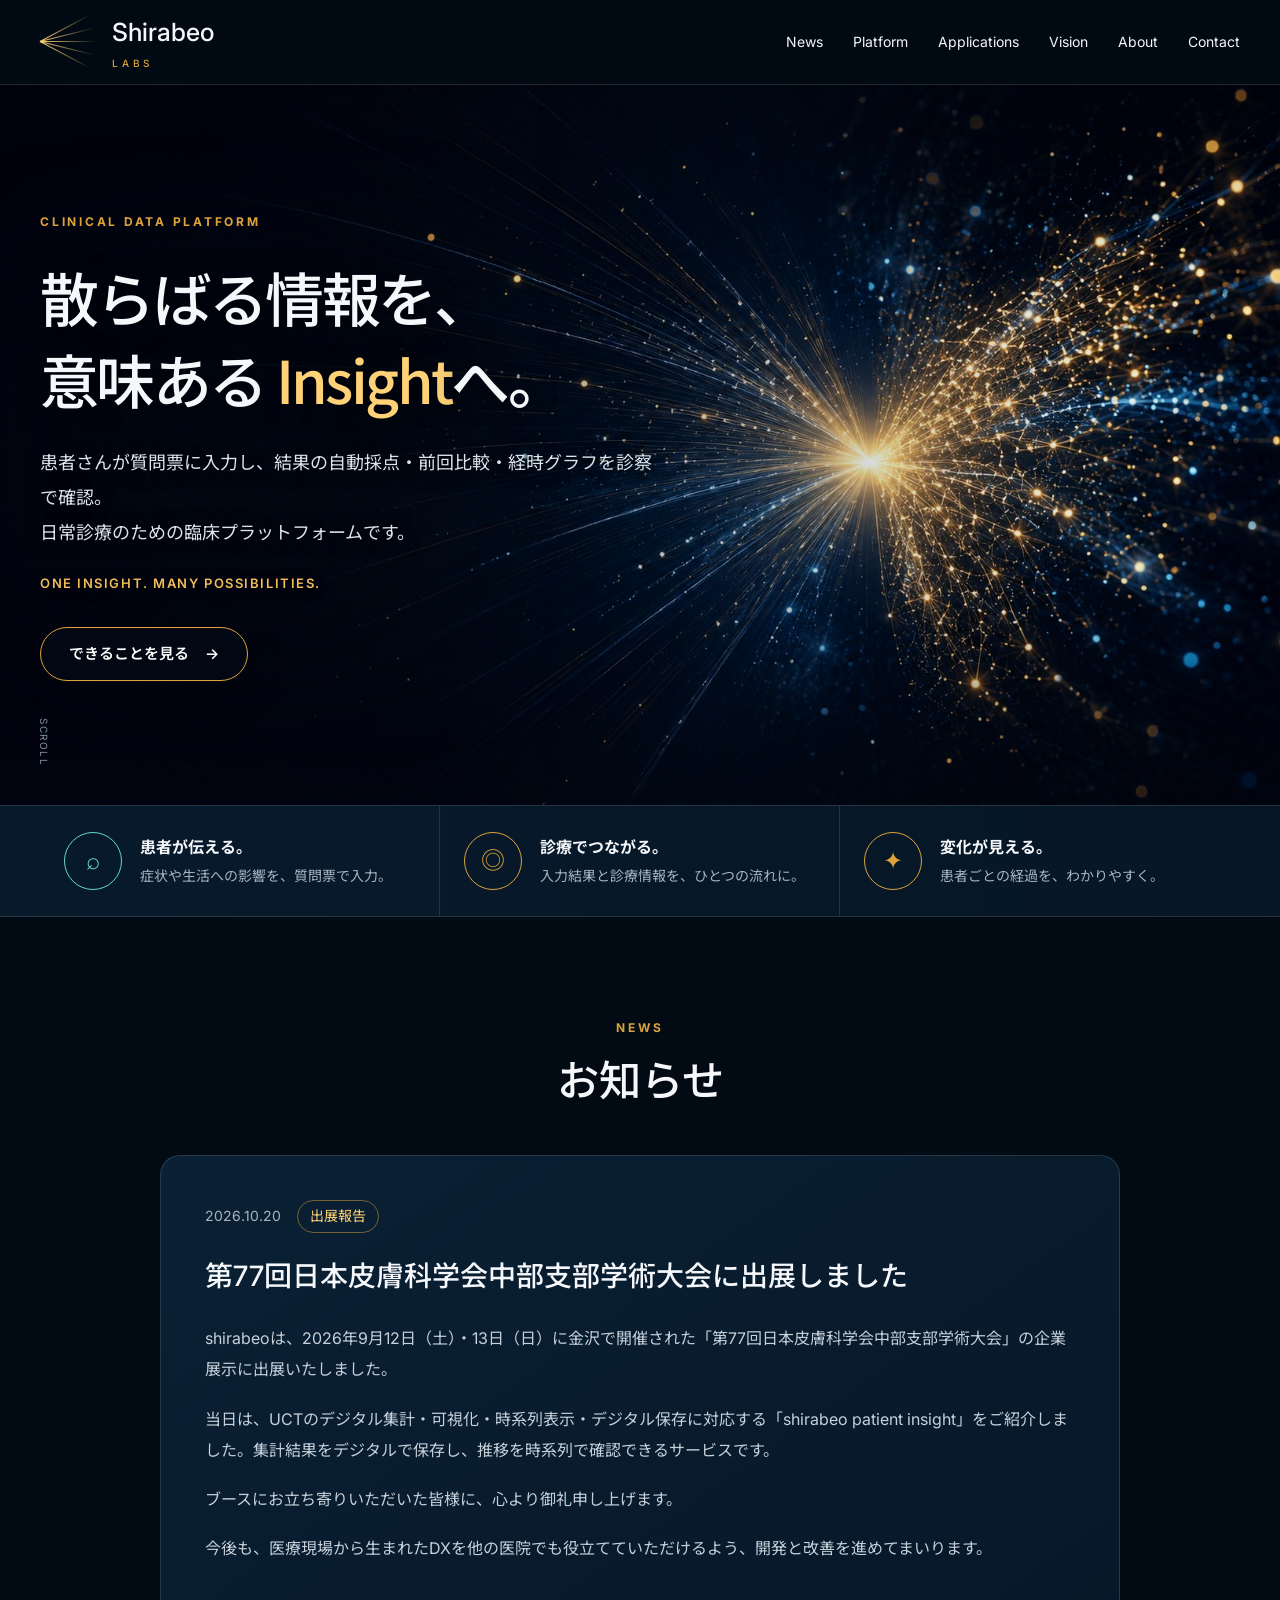
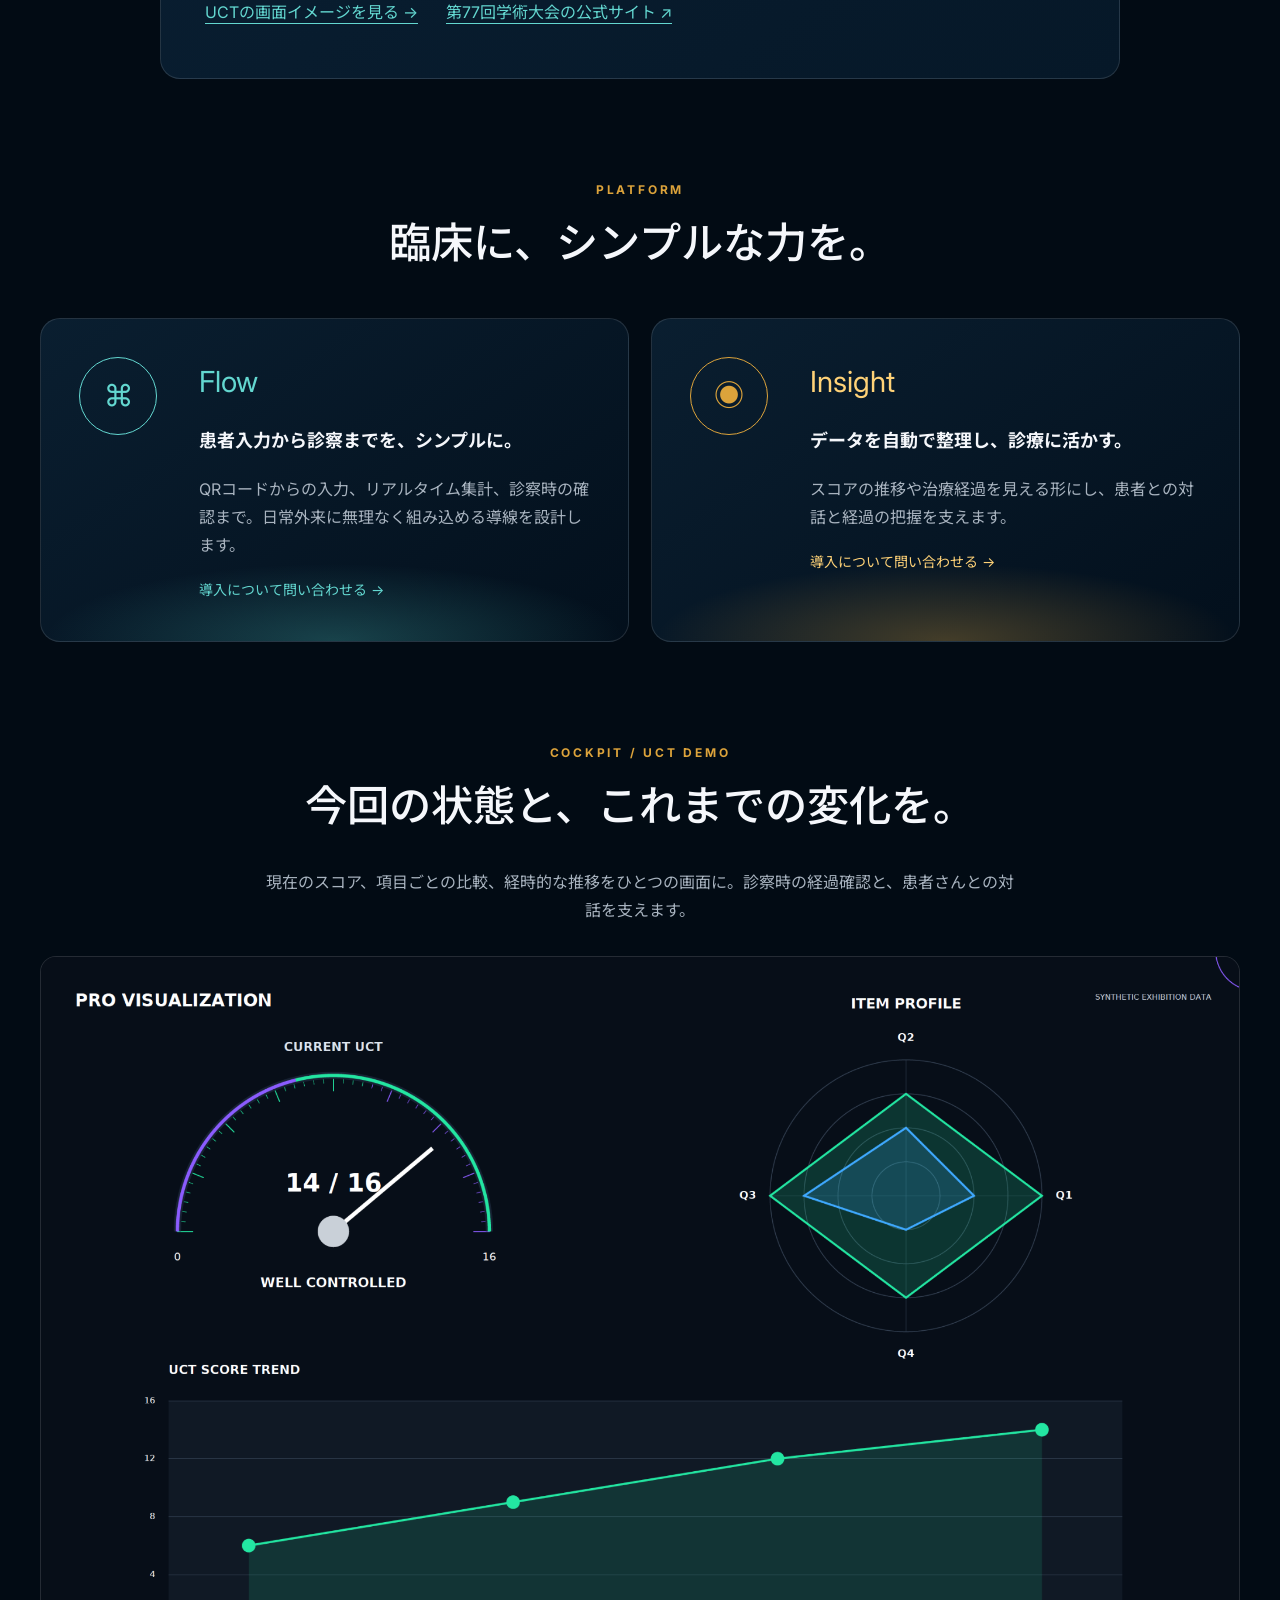
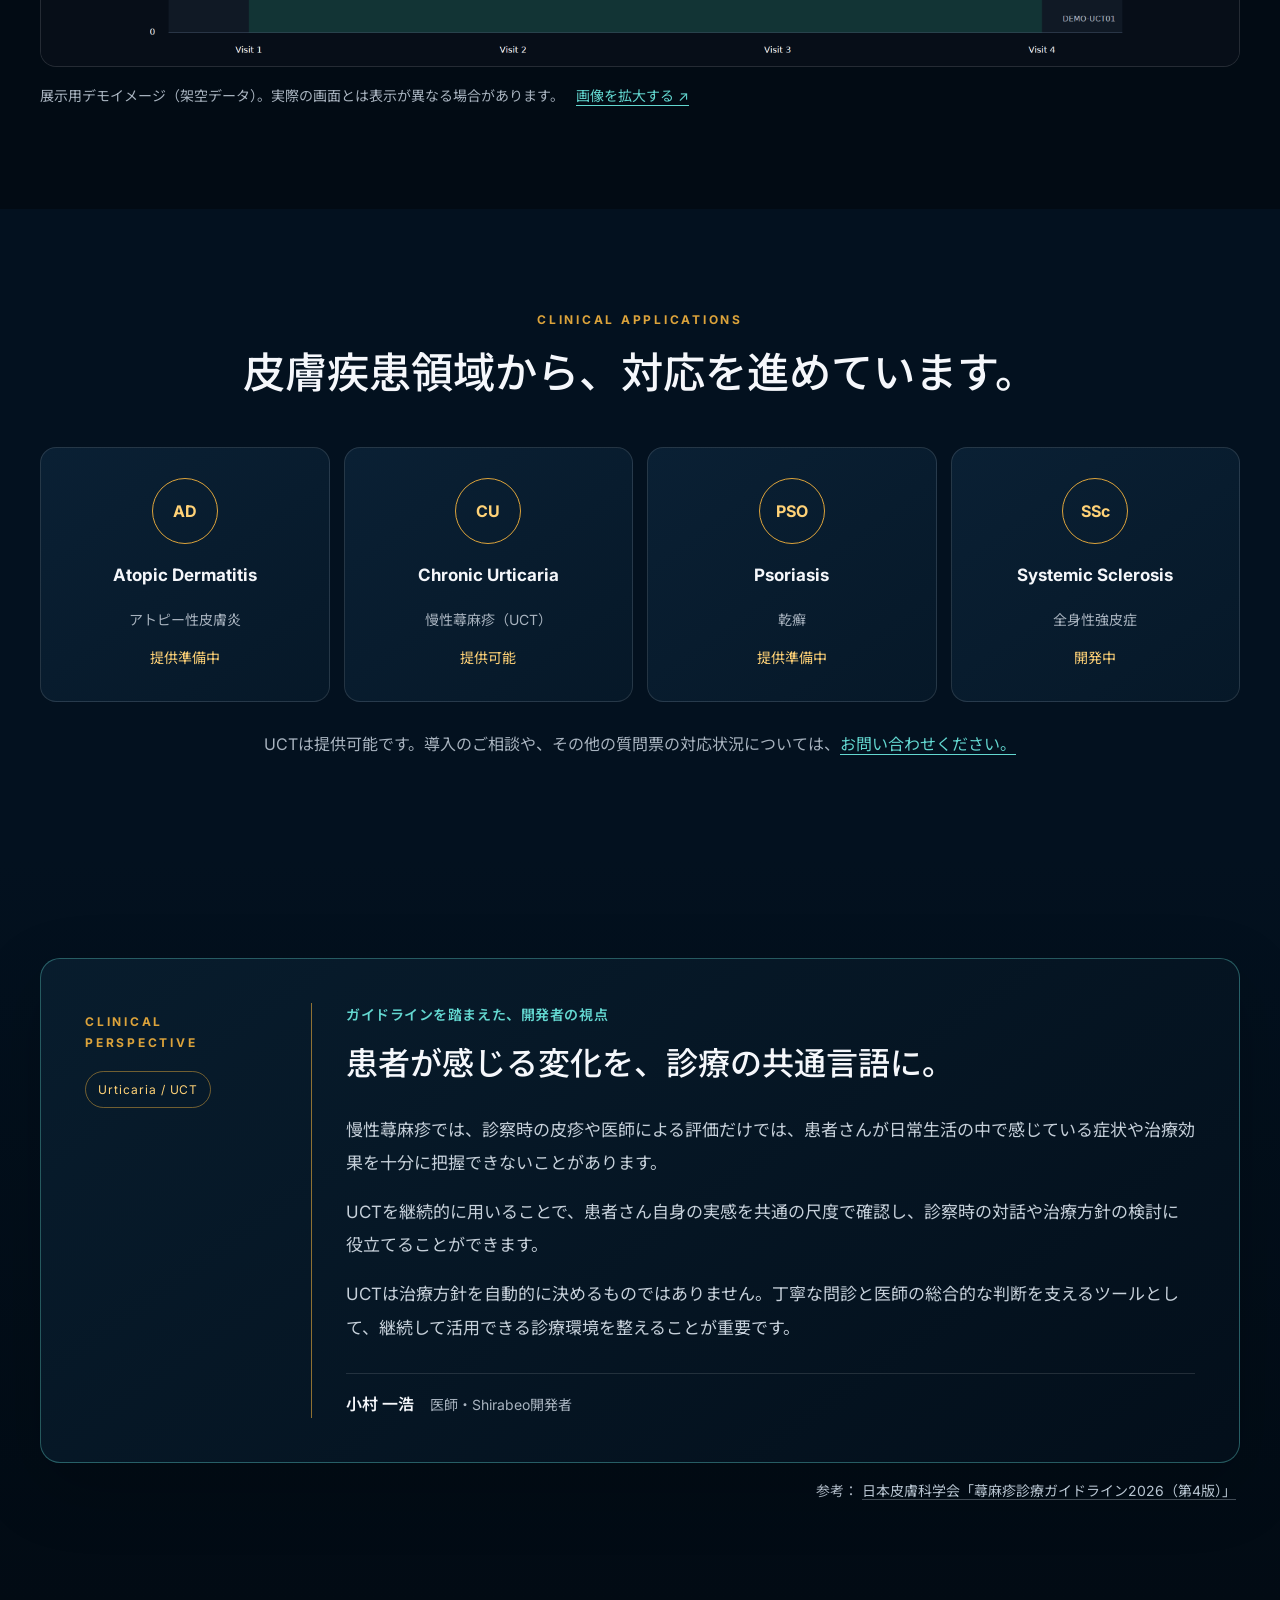
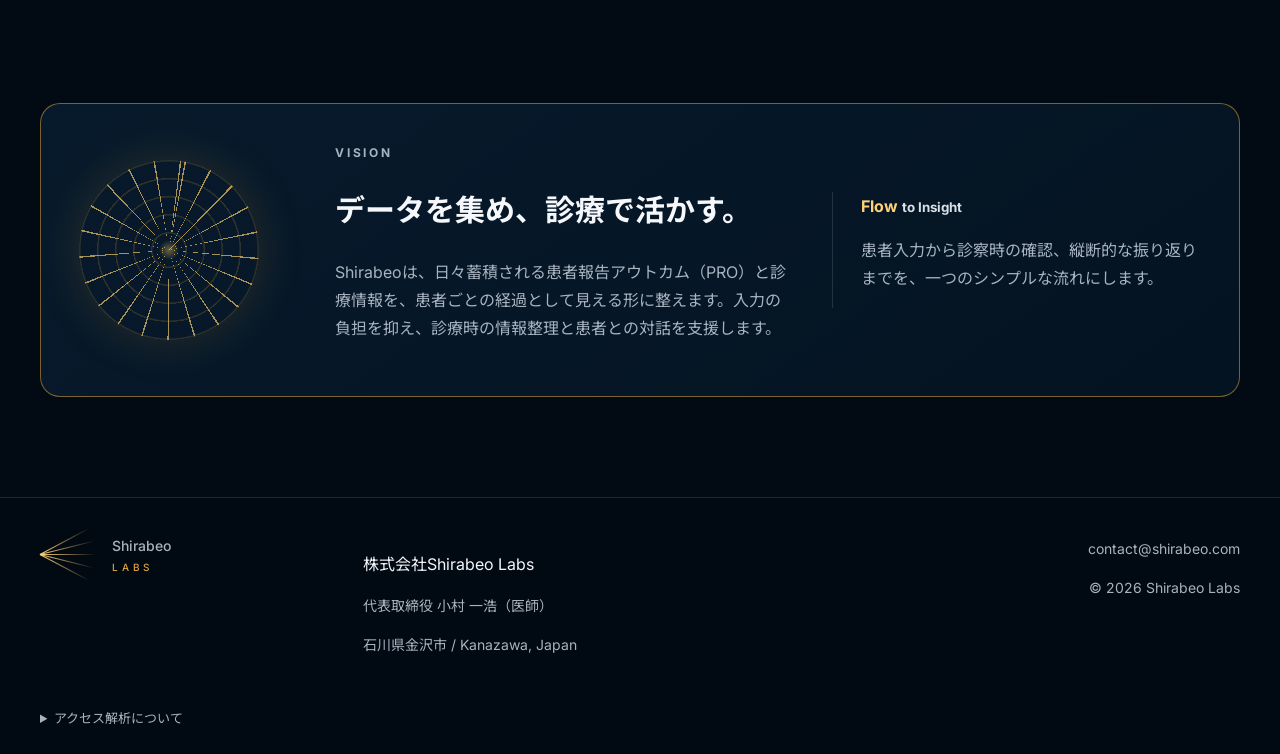
<file: index.html>
<!DOCTYPE html>
<html lang="ja">
  <head>
    <meta charset="utf-8">
    <meta name="viewport" content="width=device-width,initial-scale=1">
    <meta
      name="description"
      content="Shirabeoは、患者さんの質問票入力から自動採点・前回比較・経時グラフまでをつなぎ、日常診療を支援する臨床プラットフォームです。"
    >
    <meta name="theme-color" content="#020d18">
    <title>Shirabeo Labs | One Insight. Many Possibilities.</title>
    <link rel="preconnect" href="https://fonts.googleapis.com">
    <link rel="preconnect" href="https://fonts.gstatic.com" crossorigin>
    <link
      href="https://fonts.googleapis.com/css2?family=Inter:wght@400;500;600;700&family=Noto+Sans+JP:wght@400;500;600;700&display=swap"
      rel="stylesheet"
    >
    <link rel="stylesheet" href="styles.css">
    <link rel="stylesheet" href="hero-artwork.css">
    <link rel="stylesheet" href="refinements.css">
    <!-- Google Analytics: public homepage only. -->
    <script>
      (() => {
        const isPublicHomepage =
          ['shirabeo.com', 'www.shirabeo.com'].includes(window.location.hostname) &&
          ['/', '/index.html'].includes(window.location.pathname);
        if (!isPublicHomepage) return;

        window.dataLayer = window.dataLayer || [];
        function gtag() { window.dataLayer.push(arguments); }
        window.gtag = gtag;

        // Keep query strings, fragments and referring page paths out of Analytics.
        let referrer = '';
        try {
          const url = new URL(document.referrer);
          if (url.protocol === 'https:' || url.protocol === 'http:') {
            referrer = url.origin + '/';
          }
        } catch (_) {}

        gtag('consent', 'default', {
          ad_storage: 'denied',
          ad_user_data: 'denied',
          ad_personalization: 'denied'
        });
        gtag('js', new Date());
        gtag('config', 'G-807XCX98MG', {
          page_location: 'https://shirabeo.com/',
          page_referrer: referrer,
          allow_google_signals: false,
          allow_ad_personalization_signals: false,
          cookie_flags: 'SameSite=Lax;Secure'
        });

        const tag = document.createElement('script');
        tag.async = true;
        tag.src = 'https://www.googletagmanager.com/gtag/js?id=G-807XCX98MG';
        document.head.appendChild(tag);
      })();
    </script>
  </head>
  <body>
    <header>
      <div class="container nav">
        <a class="logo" href="#top"
          ><span class="ray-logo"><i></i><i></i><i></i><i></i><i></i></span
          ><span>Shirabeo<small>Labs</small></span></a
        ><button type="button" class="menu-button" aria-expanded="false" aria-controls="menu">
          Menu
        </button>
        <nav id="menu" aria-label="メインナビゲーション">
          <a href="#news">News</a><a href="#platform">Platform</a
          ><a href="#applications">Applications</a><a href="#vision">Vision</a
          ><a href="#about">About</a
          ><a href="mailto:contact@shirabeo.com">Contact</a>
        </nav>
      </div>
    </header>
    <main id="top">
      <section class="hero">
        <div class="container hero-inner">
          <div class="hero-copy">
            <p class="kicker">Clinical data platform</p>
            <h1><span class="heading-phrase">散らばる情報を、</span><br><span class="heading-phrase">意味ある</span> <span class="heading-phrase"><em>Insight</em>へ。</span></h1>
            <p class="lead">
              患者さんが質問票に入力し、結果の自動採点・前回比較・経時グラフを診察で確認。<br>日常診療のための臨床プラットフォームです。
            </p>
            <p class="brand-line">One Insight. Many Possibilities.</p>
            <a class="button outline-gold" href="#platform"
              >できることを見る <span aria-hidden="true">→</span></a
            >
          </div>
          <div class="scroll-note">SCROLL</div>
        </div>
      </section>
      <section class="principle-strip">
        <div class="container principle-grid">
          <article>
            <div class="round-icon cyan">⌕</div>
            <div>
              <strong>患者が伝える。</strong>
              <p>症状や生活への影響を、質問票で入力。</p>
            </div>
          </article>
          <article>
            <div class="round-icon gold">◎</div>
            <div>
              <strong>診療でつながる。</strong>
              <p>入力結果と診療情報を、ひとつの流れに。</p>
            </div>
          </article>
          <article>
            <div class="round-icon gold">✦</div>
            <div>
              <strong>変化が見える。</strong>
              <p>患者ごとの経過を、わかりやすく。</p>
            </div>
          </article>
        </div>
      </section>
      <section id="news" class="section news" aria-labelledby="news-title">
        <div class="container">
          <div class="section-title center">
            <p>News</p>
            <h2 id="news-title">お知らせ</h2>
          </div>
          <article class="news-card" aria-labelledby="news-cjda77-title">
            <div class="news-meta">
              <time datetime="2026-10-20">2026.10.20</time>
              <span>出展報告</span>
            </div>
            <h3 id="news-cjda77-title">第77回日本皮膚科学会中部支部学術大会に出展しました</h3>
            <p>shirabeoは、2026年9月12日（土）・13日（日）に金沢で開催された「第77回日本皮膚科学会中部支部学術大会」の企業展示に出展いたしました。</p>
            <p>当日は、UCTのデジタル集計・可視化・時系列表示・デジタル保存に対応する「shirabeo patient insight」をご紹介しました。集計結果をデジタルで保存し、推移を時系列で確認できるサービスです。</p>
            <p>ブースにお立ち寄りいただいた皆様に、心より御礼申し上げます。</p>
            <p>今後も、医療現場から生まれたDXを他の医院でも役立てていただけるよう、開発と改善を進めてまいります。</p>
            <div class="news-links">
              <a class="news-link" href="#product-preview">UCTの画面イメージを見る <span aria-hidden="true">→</span></a>
              <a class="news-link" href="https://cjda77.jda-conv.jp/" target="_blank" rel="noopener noreferrer">第77回学術大会の公式サイト <span aria-hidden="true">↗</span><span class="visually-hidden">（新しいタブで開きます）</span></a>
            </div>
          </article>
        </div>
      </section>
      <section id="platform" class="section">
        <div class="container">
          <div class="section-title center">
            <p>Platform</p>
            <h2>臨床に、シンプルな力を。</h2>
          </div>
          <div class="feature-grid">
            <article class="flow-card">
              <div class="icon">⌘</div>
              <div>
                <p class="label">Flow</p>
                <h3>患者入力から診察までを、シンプルに。</h3>
                <p>
                  QRコードからの入力、リアルタイム集計、診察時の確認まで。日常外来に無理なく組み込める導線を設計します。
                </p>
                <a href="mailto:contact@shirabeo.com">導入について問い合わせる →</a>
              </div>
            </article>
            <article class="insight-card">
              <div class="icon gold-icon">◉</div>
              <div>
                <p class="label">Insight</p>
                <h3>データを自動で整理し、診療に活かす。</h3>
                <p>
                  スコアの推移や治療経過を見える形にし、患者との対話と経過の把握を支えます。
                </p>
                <a href="mailto:contact@shirabeo.com">導入について問い合わせる →</a>
              </div>
            </article>
          </div>
        </div>
      </section>
      <section id="product-preview" class="section product-preview" aria-labelledby="product-preview-title">
        <div class="container">
          <div class="section-title center">
            <p>Cockpit / UCT Demo</p>
            <h2 id="product-preview-title"><span class="heading-phrase">今回の状態と、</span><span class="heading-phrase">これまでの変化を。</span></h2>
          </div>
          <p class="preview-description">現在のスコア、項目ごとの比較、経時的な推移をひとつの画面に。診察時の経過確認と、患者さんとの対話を支えます。</p>
          <figure class="cockpit-preview">
            <a href="assets/cockpit-uct-exhibition-demo.png" target="_blank" rel="noopener noreferrer" aria-label="UCTの展示用デモ画像を拡大して見る（新しいタブ）">
              <img src="assets/cockpit-uct-exhibition-demo.png" width="2048" height="1212" loading="lazy" decoding="async" alt="UCTの展示用デモイメージ。現在値14点／16点、項目別の比較と4回のスコア推移を表示した架空データ。">
            </a>
            <figcaption>展示用デモイメージ（架空データ）。実際の画面とは表示が異なる場合があります。<a href="assets/cockpit-uct-exhibition-demo.png" target="_blank" rel="noopener noreferrer">画像を拡大する ↗</a></figcaption>
          </figure>
        </div>
      </section>
      <section id="applications" class="section applications">
        <div class="container">
          <div class="section-title center">
            <p>Clinical Applications</p>
            <h2><span class="heading-phrase">皮膚疾患領域から、</span><span class="heading-phrase">対応を進めています。</span></h2>
          </div>
          <div class="application-grid">
            <article>
              <span>AD</span>
              <h3>Atopic Dermatitis</h3>
              <p>アトピー性皮膚炎</p>
              <p class="availability">提供準備中</p>
            </article>
            <article>
              <span>CU</span>
              <h3>Chronic Urticaria</h3>
              <p>慢性蕁麻疹（UCT）</p>
              <p class="availability">提供可能</p>
            </article>
            <article>
              <span>PSO</span>
              <h3>Psoriasis</h3>
              <p>乾癬</p>
              <p class="availability">提供準備中</p>
            </article>
            <article>
              <span>SSc</span>
              <h3>Systemic Sclerosis</h3>
              <p>全身性強皮症</p>
              <p class="availability">開発中</p>
            </article>
          </div>
          <p class="availability-note">UCTは提供可能です。導入のご相談や、その他の質問票の対応状況については、<a href="mailto:contact@shirabeo.com">お問い合わせください。</a></p>
        </div>
      </section>
      <section class="section clinical-perspective" aria-labelledby="clinical-perspective-title">
        <div class="container">
          <div class="perspective-panel">
            <div class="perspective-meta">
              <p class="eyebrow">Clinical Perspective</p>
              <span>Urticaria / UCT</span>
            </div>
            <div class="perspective-commentary">
              <p class="guideline-note">
                ガイドラインを踏まえた、開発者の視点
              </p>
              <h2 id="clinical-perspective-title">
                <span class="heading-phrase">患者が感じる変化を、</span><span class="heading-phrase">診療の共通言語に。</span>
              </h2>
              <p>
                慢性蕁麻疹では、診察時の皮疹や医師による評価だけでは、患者さんが日常生活の中で感じている症状や治療効果を十分に把握できないことがあります。
              </p>
              <p>
                UCTを継続的に用いることで、患者さん自身の実感を共通の尺度で確認し、診察時の対話や治療方針の検討に役立てることができます。
              </p>
              <p>
                UCTは治療方針を自動的に決めるものではありません。丁寧な問診と医師の総合的な判断を支えるツールとして、継続して活用できる診療環境を整えることが重要です。
              </p>
              <p class="perspective-author">小村 一浩 <span>医師・Shirabeo開発者</span></p>
            </div>
          </div>
          <p class="guideline-reference">
            参考：
            <a href="https://www.dermatol.or.jp/medical/guideline/4742/" target="_blank" rel="noopener noreferrer">
              日本皮膚科学会「蕁麻疹診療ガイドライン2026（第4版）」
            </a>
          </p>
        </div>
      </section>
      <section id="vision" class="section">
        <div class="container vision-panel">
          <div class="vision-orb" aria-hidden="true"></div>
          <div>
            <p class="eyebrow">Vision</p>
            <h2><span class="heading-phrase">データを集め、</span><span class="heading-phrase">診療で活かす。</span></h2>
            <p>
              Shirabeoは、日々蓄積される患者報告アウトカム（PRO）と診療情報を、患者ごとの経過として見える形に整えます。入力の負担を抑え、診療時の情報整理と患者との対話を支援します。
            </p>
          </div>
          <aside>
            <strong>Flow <small>to Insight</small></strong>
            <p>
              患者入力から診察時の確認、縦断的な振り返りまでを、一つのシンプルな流れにします。
            </p>
          </aside>
        </div>
      </section>
    </main>
    <footer id="about">
      <div class="container footer">
        <div>
          <a class="logo" href="#top"
            ><span class="ray-logo"><i></i><i></i><i></i><i></i><i></i></span
            ><span>Shirabeo<small>Labs</small></span></a
          >
        </div>
        <div>
          <p class="company-name">株式会社Shirabeo Labs</p>
          <p>代表取締役 小村 一浩（医師）</p>
          <p>石川県金沢市 / Kanazawa, Japan</p>
        </div>
        <div>
          <a href="mailto:contact@shirabeo.com">contact@shirabeo.com</a>
          <p>© <span id="year"></span> Shirabeo Labs</p>
        </div>
      </div>
      <details class="container" style="padding-bottom: 24px; color: var(--muted); font-size: 13px; line-height: 1.8;">
        <summary style="cursor: pointer;">アクセス解析について</summary>
        <p>当サイトでは、閲覧状況の把握とサイト改善のためGoogle Analyticsを使用しています。Cookie等を用いて、閲覧情報や端末・ブラウザー情報をGoogleへ送信します。広告向けのGoogleシグナルと広告パーソナライズは無効にしています。</p>
        <p><a href="https://policies.google.com/technologies/partner-sites?hl=ja" target="_blank" rel="noopener noreferrer">Googleによるデータの利用</a> ／ <a href="https://tools.google.com/dlpage/gaoptout?hl=ja" target="_blank" rel="noopener noreferrer">Google Analyticsの無効化</a></p>
      </details>
    </footer>
    <script src="script.js"></script>
  </body>
</html>
</file>
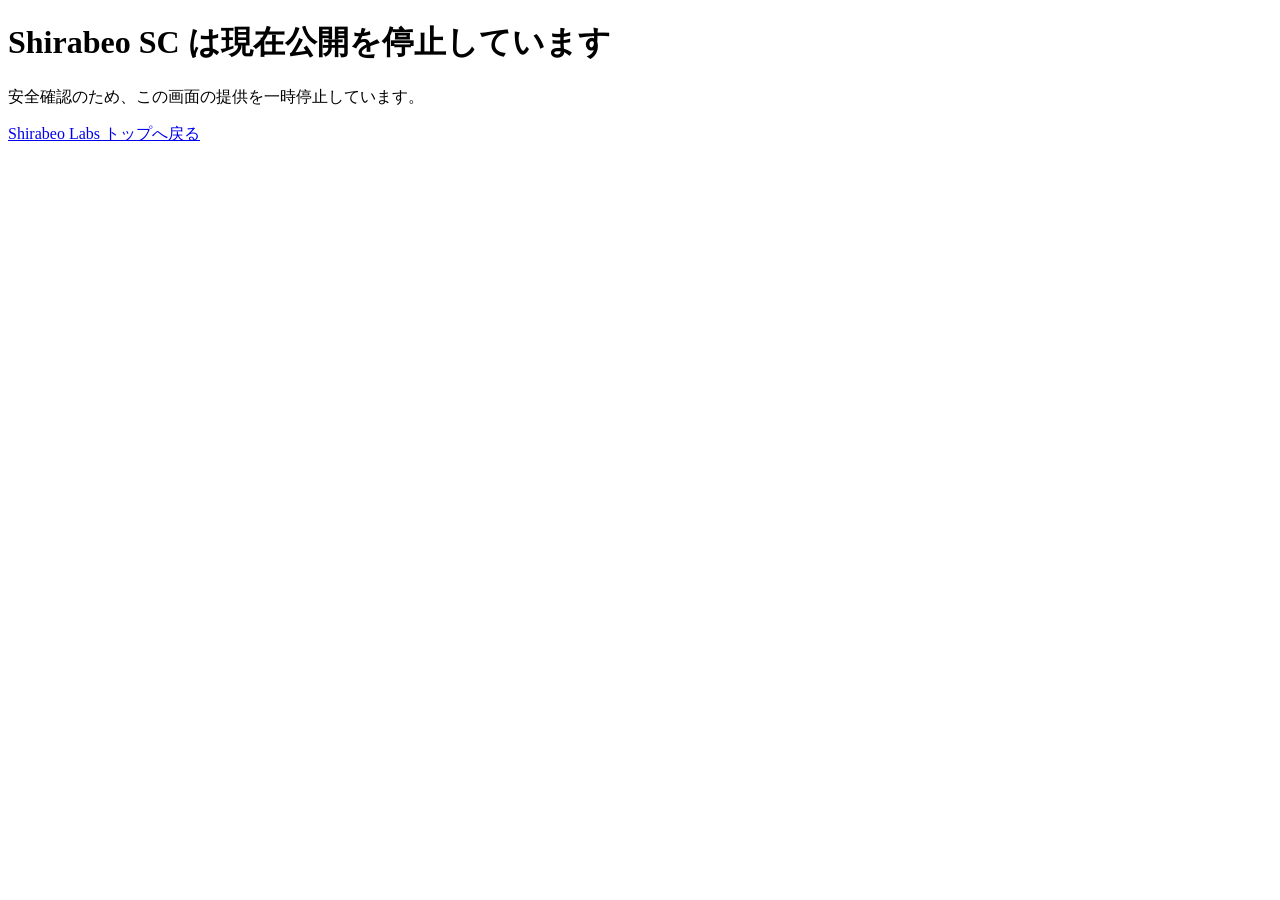
<file: SC/index.html>
<!DOCTYPE html>
<html lang="ja">
  <head>
    <meta charset="utf-8">
    <meta name="robots" content="noindex, nofollow">
    <meta name="viewport" content="width=device-width, initial-scale=1">
    <title>Shirabeo SC 公開停止中</title>
  </head>
  <body>
    <main>
      <h1>Shirabeo SC は現在公開を停止しています</h1>
      <p>安全確認のため、この画面の提供を一時停止しています。</p>
      <p><a href="/">Shirabeo Labs トップへ戻る</a></p>
    </main>
  </body>
</html>
</file>
<file: styles.css>
:root{--navy:#020b14;--navy2:#061827;--panel:#091c2d;--gold:#dca33b;--gold2:#ffd277;--cyan:#63d7d0;--text:#f5f7fb;--muted:#a8b3bf;--line:rgba(255,255,255,.12)}*{box-sizing:border-box}html{scroll-behavior:smooth}body{margin:0;background:var(--navy);color:var(--text);font-family:Inter,"Noto Sans JP",system-ui,sans-serif;line-height:1.75}a{color:inherit;text-decoration:none}.container{width:min(1200px,calc(100% - 44px));margin:auto}header{position:sticky;top:0;z-index:20;background:rgba(2,11,20,.76);backdrop-filter:blur(20px);border-bottom:1px solid var(--line)}.nav{min-height:84px;display:flex;align-items:center;justify-content:space-between}.logo{display:flex;align-items:center;gap:14px;font-size:25px;font-weight:500}.logo small{display:block;color:var(--gold);font-size:10px;letter-spacing:.38em;text-transform:uppercase}.ray-logo{position:relative;width:58px;height:38px}.ray-logo i{position:absolute;left:0;top:18px;width:56px;height:1px;background:linear-gradient(90deg,var(--gold2),transparent);transform-origin:left}.ray-logo i:nth-child(1){transform:rotate(28deg)}.ray-logo i:nth-child(2){transform:rotate(14deg)}.ray-logo i:nth-child(3){transform:rotate(0)}.ray-logo i:nth-child(4){transform:rotate(-14deg)}.ray-logo i:nth-child(5){transform:rotate(-28deg)}nav{display:flex;gap:30px;align-items:center;font-size:14px}.menu-button{display:none}.hero{position:relative;min-height:700px;overflow:hidden;background:radial-gradient(circle at 86% 47%,rgba(255,210,115,.24),transparent 11%),radial-gradient(circle at 70% 42%,rgba(35,90,150,.16),transparent 32%),linear-gradient(135deg,#020910,#031422 64%,#020b14)}.hero:before{content:"";position:absolute;inset:0;background-image:radial-gradient(circle,rgba(255,218,145,.9) 0 1px,transparent 2px),radial-gradient(circle,rgba(113,177,255,.78) 0 1px,transparent 2px),radial-gradient(circle,rgba(255,255,255,.55) 0 1px,transparent 2px);background-size:46px 52px,71px 64px,93px 83px;background-position:67% 20%,80% 35%,73% 58%;mask-image:linear-gradient(90deg,transparent 42%,#000 65%);opacity:.62}.hero:after{content:"";position:absolute;inset:0;background:linear-gradient(90deg,rgba(2,9,16,.99) 0%,rgba(2,9,16,.88) 39%,rgba(2,9,16,.28) 66%,rgba(2,9,16,.06) 100%)}.hero-inner{position:relative;z-index:3;min-height:700px;display:flex;align-items:center}.hero-copy{max-width:680px;padding:90px 0}.kicker,.eyebrow,.section-title p{margin:0;color:var(--gold);font-size:12px;font-weight:700;letter-spacing:.23em;text-transform:uppercase}.hero h1{margin:24px 0 24px;font-size:clamp(52px,6.2vw,82px);line-height:1.28;font-weight:500;letter-spacing:-.048em}.hero h1 em{color:var(--gold2);font-style:normal}.lead{max-width:620px;color:#d6dee7;font-size:19px}.button{display:inline-flex;align-items:center;justify-content:center;gap:16px;min-height:54px;padding:0 28px;border-radius:999px;font-weight:600;font-size:15px;margin-top:32px}.outline-gold{border:1px solid var(--gold);color:#fff;background:rgba(3,17,30,.22)}.stream{position:absolute;right:-2%;top:-3%;width:70%;height:108%;z-index:2;filter:drop-shadow(0 0 6px rgba(255,195,70,.25))}.stream b{position:absolute;right:10%;top:47%;width:18px;height:18px;border-radius:50%;background:#fff9db;box-shadow:0 0 16px #fff,0 0 46px #f0b84c,0 0 130px #e3a42f}.stream span{position:absolute;right:11%;top:48%;width:97%;height:1px;background:linear-gradient(90deg,transparent 0%,rgba(67,126,195,.24) 25%,rgba(255,255,255,.55) 68%,rgba(255,190,55,.98) 100%);transform-origin:right;box-shadow:0 0 8px rgba(255,202,85,.32)}.stream span:after{content:"";position:absolute;right:14%;top:-2px;width:5px;height:5px;border-radius:50%;background:#ffd878;box-shadow:-120px 15px 0 #fff,-260px -9px 0 #5f9fe3,-410px 23px 0 #f5b94d,-520px -17px 0 #fff}.stream span:nth-child(1){transform:rotate(34deg)}.stream span:nth-child(2){transform:rotate(26deg)}.stream span:nth-child(3){transform:rotate(18deg)}.stream span:nth-child(4){transform:rotate(10deg)}.stream span:nth-child(5){transform:rotate(2deg)}.stream span:nth-child(6){transform:rotate(-7deg)}.stream span:nth-child(7){transform:rotate(-16deg)}.stream span:nth-child(8){transform:rotate(-25deg)}.stream span:nth-child(9){transform:rotate(-34deg)}.scroll-note{position:absolute;left:-6px;bottom:38px;writing-mode:vertical-rl;font-size:10px;letter-spacing:.16em;color:#8090a0}.principle-strip{background:linear-gradient(90deg,#071a2c,#061625);border-top:1px solid var(--line);border-bottom:1px solid var(--line)}.principle-grid{display:grid;grid-template-columns:repeat(3,1fr)}.principle-grid article{display:flex;align-items:center;gap:18px;padding:26px 24px;border-right:1px solid var(--line)}.principle-grid article:last-child{border-right:0}.principle-grid strong{font-size:16px}.principle-grid p{margin:3px 0 0;color:var(--muted);font-size:12px}.round-icon{width:58px;height:58px;display:grid;place-items:center;border:1px solid currentColor;border-radius:50%;font-size:24px}.round-icon.cyan{color:var(--cyan)}.round-icon.gold{color:var(--gold)}.section{padding:100px 0}.section-title{max-width:780px;margin:0 auto 42px}.section-title.center{text-align:center}.section-title h2{margin:10px 0 0;font-size:clamp(34px,4.2vw,52px);font-weight:500}.feature-grid{display:grid;grid-template-columns:1fr 1fr;gap:22px}.feature-grid article{position:relative;display:grid;grid-template-columns:92px 1fr;gap:28px;min-height:285px;padding:38px;border:1px solid var(--line);border-radius:20px;overflow:hidden;background:linear-gradient(145deg,rgba(10,31,49,.98),rgba(3,16,29,.96))}.feature-grid article:after{content:"";position:absolute;left:0;right:0;bottom:0;height:78px;background:radial-gradient(ellipse at center bottom,rgba(85,216,206,.24),transparent 70%)}.feature-grid .insight-card:after{background:radial-gradient(ellipse at center bottom,rgba(230,168,59,.28),transparent 70%)}.icon{width:78px;height:78px;border:1px solid var(--cyan);border-radius:50%;display:grid;place-items:center;color:var(--cyan);font-size:30px}.gold-icon{border-color:var(--gold);color:var(--gold)}.label{margin:0;color:var(--cyan);font-size:29px}.insight-card .label{color:var(--gold2)}.feature-grid h3{font-size:18px}.feature-grid p{color:var(--muted)}.feature-grid a{position:relative;z-index:2;color:var(--cyan);font-size:13px}.insight-card a{color:var(--gold2)}.applications{background:#03111f}.application-grid{display:grid;grid-template-columns:repeat(4,1fr);gap:14px}.application-grid article{padding:30px 22px;text-align:center;border:1px solid var(--line);border-radius:16px;background:linear-gradient(145deg,#0a2034,#061828)}.application-grid span{display:inline-grid;place-items:center;width:66px;height:66px;border:1px solid var(--gold);border-radius:50%;color:var(--gold2);font-weight:700}.application-grid h3{font-size:17px}.application-grid p{margin:0;color:var(--muted);font-size:13px}.clinical-perspective{position:relative;background:linear-gradient(180deg,#03111f 0%,#020b14 100%)}.perspective-panel{display:grid;grid-template-columns:220px 1fr;gap:52px;padding:52px 56px;border:1px solid rgba(99,215,208,.36);border-radius:20px;background:linear-gradient(145deg,rgba(8,29,46,.98),rgba(3,15,27,.98));box-shadow:0 24px 70px rgba(0,0,0,.2)}.perspective-meta{padding-top:8px}.perspective-meta span{display:inline-block;margin-top:18px;padding:7px 12px;border:1px solid rgba(220,163,59,.5);border-radius:999px;color:var(--gold2);font-size:12px;letter-spacing:.08em}.perspective-panel .perspective-commentary{position:relative;margin:0;padding-left:34px;border-left:1px solid rgba(220,163,59,.64)}.guideline-note{position:relative;margin:0 0 12px;color:var(--cyan)!important;font-size:13px;font-weight:600;letter-spacing:.04em}.perspective-panel h2{position:relative;margin:0 0 25px;font-size:clamp(30px,3.6vw,45px);font-weight:500;line-height:1.4}.perspective-panel .perspective-commentary>p:not(.guideline-note):not(.perspective-author){position:relative;margin:0 0 16px;color:#c6d0da;font-size:17px;line-height:1.95}.perspective-panel footer{margin-top:28px;color:var(--text);font-size:15px;font-weight:600;letter-spacing:.12em}.guideline-reference{margin:16px 4px 0;text-align:right;color:var(--muted);font-size:12px}.guideline-reference a{color:#b9c6d2;text-decoration:underline;text-decoration-color:rgba(185,198,210,.35);text-underline-offset:3px}.vision-panel{display:grid;grid-template-columns:220px 1fr .8fr;gap:36px;align-items:center;padding:38px;border:1px solid rgba(230,168,59,.52);border-radius:20px;background:linear-gradient(145deg,#071a2c,#041321)}.vision-orb{width:180px;height:180px;border-radius:50%;background:radial-gradient(circle at 50% 50%,rgba(255,211,110,.4),transparent 8%),repeating-radial-gradient(circle,transparent 0 16px,rgba(230,168,59,.18) 17px 18px),repeating-conic-gradient(from 10deg,rgba(255,211,110,.65) 0 1deg,transparent 1deg 17deg);box-shadow:0 0 48px rgba(230,168,59,.16)}.vision-panel h2{font-size:34px;line-height:1.35}.vision-panel p{color:var(--muted)}aside{padding-left:28px;border-left:1px solid var(--line)}aside strong{color:var(--gold2)}aside small{color:#d9e0e7}.footer{display:grid;grid-template-columns:1fr .7fr 1fr;gap:28px;align-items:end;padding:36px 0}.footer>div:last-child{text-align:right}.footer p,.footer a{color:var(--muted);font-size:13px}footer{background:#010912;border-top:1px solid var(--line)}@media(max-width:900px){.perspective-panel{grid-template-columns:1fr;gap:28px;padding:38px}.perspective-panel .perspective-commentary{padding-left:28px}.principle-grid{grid-template-columns:1fr}.principle-grid article{border-right:0;border-bottom:1px solid var(--line)}.feature-grid{grid-template-columns:1fr}.application-grid{grid-template-columns:1fr 1fr}.vision-panel{grid-template-columns:1fr}.vision-orb{margin:auto}.footer{grid-template-columns:1fr}}@media(max-width:680px){.perspective-panel{padding:28px 22px;gap:22px}.perspective-panel .perspective-commentary{padding-left:20px}.perspective-panel h2{font-size:29px}.perspective-panel .perspective-commentary>p:not(.guideline-note):not(.perspective-author){font-size:16px}.guideline-reference{text-align:left;line-height:1.6}.container{width:min(100% - 30px,1200px)}.menu-button{display:inline-flex;border:1px solid var(--gold);background:transparent;color:var(--gold2);border-radius:999px;padding:8px 14px}nav{display:none;position:absolute;top:70px;left:15px;right:15px;padding:20px;border-radius:16px;background:#071a2d;border:1px solid var(--line);flex-direction:column;align-items:stretch}nav.open{display:flex}.nav{min-height:74px}.hero,.hero-inner{min-height:690px}.hero-copy{padding:72px 0 90px;max-width:92%}.hero h1{font-size:42px;line-height:1.35;margin-top:20px}.lead{font-size:16px;max-width:90%}.stream{right:-48%;width:135%;opacity:.86;top:4%;height:94%}.stream b{right:11%;top:51%}.stream span{right:12%;top:52%}.hero:after{background:linear-gradient(90deg,rgba(2,9,16,.99) 0%,rgba(2,9,16,.88) 54%,rgba(2,9,16,.26) 100%)}.hero:before{mask-image:linear-gradient(90deg,transparent 35%,#000 68%);opacity:.42}.scroll-note{display:none}.principle-grid article{padding:19px 4px}.round-icon{width:48px;height:48px;font-size:19px}.section{padding:72px 0}.section-title h2{font-size:31px}.feature-grid article{grid-template-columns:1fr;min-height:0;padding:27px 22px}.application-grid{grid-template-columns:1fr}.vision-panel{padding:24px}.vision-orb{width:142px;height:142px}.footer>div:last-child{text-align:left}}
</file>
<file: hero-artwork.css>
.hero{position:relative;min-height:720px;overflow:hidden;background:#020b14 url('shirabeo-hero-artwork.jpg') 58% center/cover no-repeat;isolation:isolate}.hero:before{content:"";position:absolute;inset:0;z-index:0;background:linear-gradient(90deg,rgba(1,8,17,.99) 0%,rgba(1,8,17,.94) 28%,rgba(1,8,17,.72) 46%,rgba(1,8,17,.24) 68%,rgba(1,8,17,.05) 100%)}.hero:after{content:"";position:absolute;inset:0;z-index:0;background:linear-gradient(180deg,rgba(1,8,17,.10),transparent 28%,transparent 70%,rgba(1,8,17,.34));pointer-events:none}.stream{display:none}.hero-inner{position:relative;z-index:1;min-height:720px;display:flex;align-items:center}.hero-copy{position:relative;max-width:650px;padding:94px 0 92px}.hero-copy:before{content:"";position:absolute;inset:38px -44px 34px -44px;z-index:-1;background:radial-gradient(ellipse at 35% 52%,rgba(2,11,20,.62),rgba(2,11,20,.18) 58%,transparent 78%);filter:blur(12px)}.hero h1{font-family:"Noto Sans JP",sans-serif;font-size:clamp(48px,5.7vw,76px);font-weight:500;line-height:1.31;letter-spacing:-.045em;text-shadow:0 3px 28px rgba(0,0,0,.76)}.hero .lead{max-width:590px;color:#dce4ec;text-shadow:0 2px 18px rgba(0,0,0,.92)}.brand-line{margin:22px 0 0;color:#f0bd5a;font-size:13px;font-weight:600;letter-spacing:.12em;text-transform:uppercase;text-shadow:0 2px 12px rgba(0,0,0,.8)}.outline-gold{border-radius:999px;padding-inline:28px;background:rgba(2,13,24,.56);backdrop-filter:blur(10px);box-shadow:0 12px 40px rgba(0,0,0,.28)}@media(max-width:900px){.hero{background-position:52% center;background-size:auto 100%;min-height:760px}.hero:before{background:linear-gradient(90deg,rgba(1,8,17,.99) 0%,rgba(1,8,17,.95) 42%,rgba(1,8,17,.65) 66%,rgba(1,8,17,.18) 100%)}.hero-inner{min-height:760px}.hero-copy{padding:78px 0 82px;max-width:570px}.hero h1{font-size:47px;line-height:1.34}.hero .lead{max-width:88%}}@media(max-width:680px){.hero{background-position:38% center;background-size:auto 100%;min-height:730px}.hero:before{background:linear-gradient(90deg,rgba(1,8,17,.995) 0%,rgba(1,8,17,.96) 52%,rgba(1,8,17,.70) 73%,rgba(1,8,17,.22) 100%)}.hero:after{background:linear-gradient(180deg,rgba(1,8,17,.12),transparent 18%,transparent 72%,rgba(1,8,17,.42))}.hero-inner{min-height:730px}.hero-copy{padding:62px 0 70px;max-width:100%}.hero-copy:before{inset:28px -18px 34px -18px;background:radial-gradient(ellipse at 32% 50%,rgba(2,11,20,.78),rgba(2,11,20,.26) 60%,transparent 82%)}.hero h1{font-size:39px;line-height:1.36;max-width:620px}.hero .lead{font-size:15px;max-width:88%}.brand-line{font-size:11px;letter-spacing:.1em;margin-top:18px}.outline-gold{margin-top:30px}.principle-strip{position:relative;z-index:3}}
</file>
<file: refinements.css>
/* Readable headings and product details within the existing brand. */
.news { padding-bottom: 0; }
.news-card { max-width: 960px; margin: 0 auto; padding: clamp(24px, 4vw, 44px); border: 1px solid var(--line); border-radius: 20px; background: linear-gradient(145deg, #0a2034, #061828); }
.news-meta { display: flex; flex-wrap: wrap; align-items: center; gap: 16px; color: var(--muted); font-size: 14px; }
.news-meta span { padding: 3px 12px; border: 1px solid rgba(220, 163, 59, .5); border-radius: 999px; color: var(--gold2); }
.news-card h3 { margin: 20px 0 24px; font-size: clamp(21px, 2.3vw, 28px); font-weight: 500; line-height: 1.65; overflow-wrap: anywhere; }
.news-card > p { margin: 0 0 18px; color: #c6d0da; font-size: 16px; line-height: 1.95; overflow-wrap: anywhere; }
.news-link { display: inline-block; margin-top: 8px; padding: 8px 0; color: var(--cyan); text-decoration: underline; text-underline-offset: 5px; }
.news-links { display: flex; flex-wrap: wrap; column-gap: 28px; row-gap: 4px; }
.visually-hidden { position: absolute; width: 1px; height: 1px; padding: 0; overflow: hidden; clip-path: inset(50%); white-space: nowrap; }
.product-preview { padding-top: 0; }
.preview-description { max-width: 760px; margin: -12px auto 32px; color: var(--muted); text-align: center; font-size: 16px; }
.cockpit-preview { margin: 0; }
.cockpit-preview > a { display: block; border: 1px solid var(--line); border-radius: 16px; overflow: hidden; background: #070e18; }
.cockpit-preview img { display: block; width: 100%; height: auto; }
.cockpit-preview figcaption { margin-top: 16px; color: var(--muted); font-size: 14px; line-height: 1.8; }
.cockpit-preview figcaption a { display: inline-block; margin-left: 12px; color: var(--cyan); text-decoration: underline; text-underline-offset: 4px; }
.heading-phrase { display: inline-block; }
html { scroll-padding-top: 110px; }
a:focus-visible, button:focus-visible { outline: 2px solid var(--cyan); outline-offset: 5px; }
.hero-copy { max-width: 760px; }
.hero h1 { font-size: clamp(48px, 4.6vw, 68px); line-height: 1.4; }
.hero .lead { max-width: 620px; font-size: 18px; line-height: 1.95; }
.section-title { max-width: 1000px; }
.section-title h2 { font-size: clamp(30px, 3.3vw, 46px); line-height: 1.55; }
.round-icon { flex-shrink: 0; }
.principle-grid p, .feature-grid a, .application-grid p { font-size: 14px; }
.feature-grid .flow-card .label { color: var(--cyan); }
.application-grid .availability { margin-top: 14px; font-size: 14px; color: var(--gold2); }
.availability-note { margin: 28px auto 0; max-width: 780px; color: var(--muted); text-align: center; font-size: 16px; }
.availability-note a { display: inline-block; color: var(--cyan); text-decoration: underline; text-underline-offset: 4px; }
.perspective-panel { grid-template-columns: 190px minmax(0, 1fr); gap: 36px; padding: 44px; }
.perspective-panel h2 { font-size: clamp(28px, 2.5vw, 36px); line-height: 1.55; }
.guideline-note, .guideline-reference { font-size: 14px; }
.perspective-author { margin: 28px 0 0; padding-top: 16px; border-top: 1px solid var(--line); color: var(--text); font-size: 16px; font-weight: 600; }
.perspective-author span { display: inline-block; margin-left: 12px; color: var(--muted); font-size: 14px; font-weight: 400; }
.vision-panel h2 { font-size: 30px; line-height: 1.5; }
.footer { grid-template-columns: .8fr 1.3fr 1fr; align-items: start; }
.footer p, .footer a { font-size: 14px; }
.footer .company-name { color: var(--text); font-size: 16px; }
@media (max-width: 900px) {
  .hero h1 { font-size: 46px; }
  .perspective-panel { grid-template-columns: 1fr; gap: 24px; padding: 32px; }
  .footer { grid-template-columns: 1fr; gap: 16px; }
  .footer > div:last-child { text-align: left; }
}
@media (max-width: 680px) {
  .hero, .hero-inner { min-height: 650px; }
  .hero h1 { font-size: clamp(24px, 8vw, 38px); line-height: 1.5; }
  .hero .lead { max-width: 100%; font-size: 16px; }
  .section-title h2 { font-size: clamp(24px, 6.8vw, 31px); }
  .perspective-panel { padding: 26px 18px; }
  .perspective-panel .perspective-commentary { padding-left: 0; border-left: 0; }
  .perspective-panel h2 { font-size: clamp(22px, 5.7vw, 29px); }
  .perspective-author span { display: block; margin: 4px 0 0; }
  .vision-panel h2 { font-size: clamp(24px, 6.5vw, 30px); }
  .availability-note { text-align: left; }
  .menu-button { min-height: 44px; font-size: 14px; }
  nav a { padding: 6px 0; }
}
@media (prefers-reduced-motion: reduce) {
  html { scroll-behavior: auto; }
}
</file>
